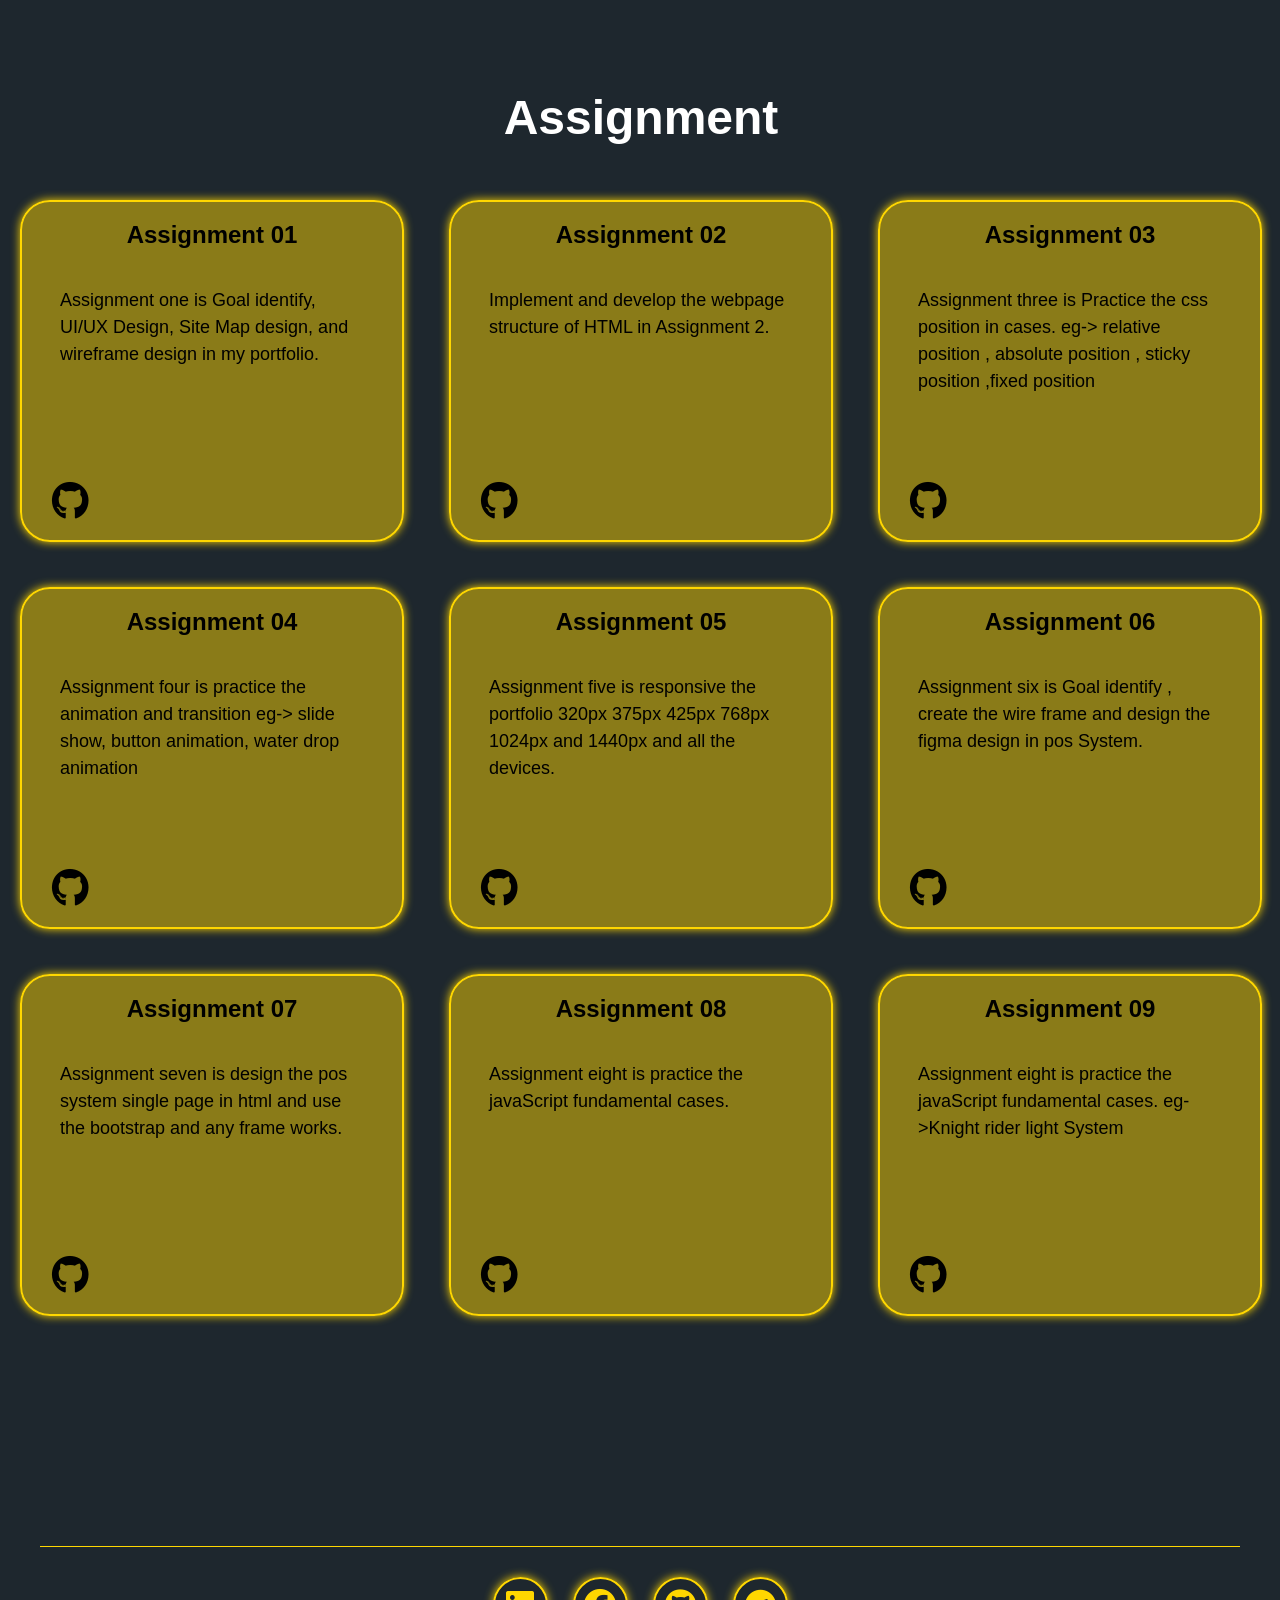
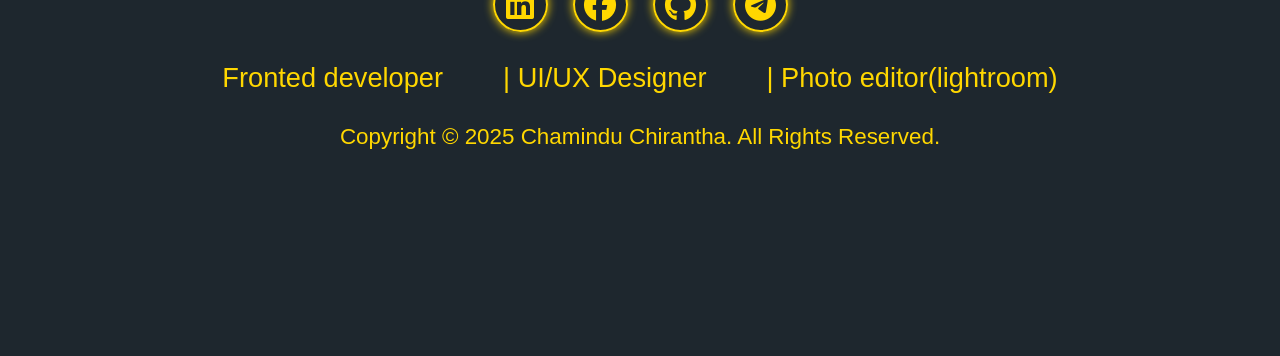
<file: assignment.html>
<!DOCTYPE html>
<html lang="en">
<head>
    <meta charset="UTF-8">
    <title>Assignment</title>
    <meta name="viewport" content="width=device-width, initial-scale=1.0">
    <link rel="stylesheet" href="css/assignmentSection.css">
    <link rel="stylesheet" href="Asset/lib/fontawasome/fontawesome-free-6.7.2-web/css/all.css">
</head>
<body>
<section class="assignment-container">
    <div class="header-assignment">Assignment</div>

    <div class="assignments-card">
        <h2>Assignment 01</h2>
        <p>Assignment one is Goal identify, UI/UX Design, Site Map design, and wireframe design in my portfolio.</p>
        <a href="https://github.com/chaminduchirantha/my-portfolio"><i class="fa-brands fa-github"></i></a>
    </div>

    <div class="assignments-card">
        <h2>Assignment 02</h2>
        <p>Implement and develop the webpage structure of HTML in Assignment 2.</p>
        <a href="https://github.com/chaminduchirantha/my-portfolio"><i class="fa-brands fa-github"></i></a>
    </div>

    <div class="assignments-card">
        <h2>Assignment 03</h2>
        <p> Assignment three is Practice the css position in cases. eg-> relative position , absolute position , sticky position ,fixed position </p>
        <a href="https://github.com/chaminduchirantha/CSS-Assignment01"><i class="fa-brands fa-github"></i></a>
    </div>

    <div class="assignments-card">
        <h2>Assignment 04</h2>
        <p>Assignment four is practice the animation and transition eg-> slide show, button animation, water drop animation </p>
        <a href="https://github.com/chaminduchirantha/CSS-Assignment04"><i class="fa-brands fa-github"></i></a>
    </div>

    <div class="assignments-card">
        <h2>Assignment 05</h2>
        <p>Assignment five is responsive the portfolio 320px 375px 425px 768px 1024px and 1440px and all the devices.</p>
        <a href="https://github.com/chaminduchirantha/my-portfolio"><i class="fa-brands fa-github"></i></a>
    </div>

    <div class="assignments-card">
        <h2>Assignment 06</h2>
        <p>Assignment six is Goal identify , create the wire frame and design the figma design in pos System.</p>
        <a href="https://github.com/chaminduchirantha/pos-system"><i class="fa-brands fa-github"></i></a>
    </div>

    <div class="assignments-card">
        <h2>Assignment 07</h2>
        <p>Assignment seven is design the pos system single page in html and use the bootstrap and any frame works.</p>
        <a href="https://github.com/chaminduchirantha/pos-system"><i class="fa-brands fa-github"></i></a>
    </div>

    <div class="assignments-card">
        <h2>Assignment 08</h2>
        <p>Assignment eight is practice the javaScript fundamental cases. </p>
        <a href="https://github.com/chaminduchirantha/Assignment08-JS"><i class="fa-brands fa-github"></i></a>
    </div>
    <div class="assignments-card">
        <h2>Assignment 09</h2>
        <p>Assignment eight is practice the javaScript fundamental cases. eg->Knight rider light System</p>
        <a href="https://github.com/chaminduchirantha/Assignment09-js"><i class="fa-brands fa-github"></i></a>
    </div>
</section>


<footer class="footer-section">
    <div class="container">
        <hr>
        <div class="social-links">
            <a href="https://www.linkedin.com/in/chamindu-chirantha-1b839531a/"><i class="fa-brands fa-linkedin"></i></a>
            <a href="#"><i class="fa-brands fa-facebook"></i></i></a>
            <a href="https://github.com/chaminduchirantha"><i class="fa-brands fa-github"></i></a>
            <a href="https://t.me/Cha_mindu_Chir_antha"><i class="fa-brands fa-telegram"></i></a>
        </div>

        <div class="detail">
            <p>Fronted developer</p>
            <p>| UI/UX Designer</p>
            <p>| Photo editor(lightroom)</p>
        </div>

        <p class="copyright">Copyright © 2025 Chamindu Chirantha. All Rights Reserved.</p>
    </div>
</footer>

</body>
</html>
</file>
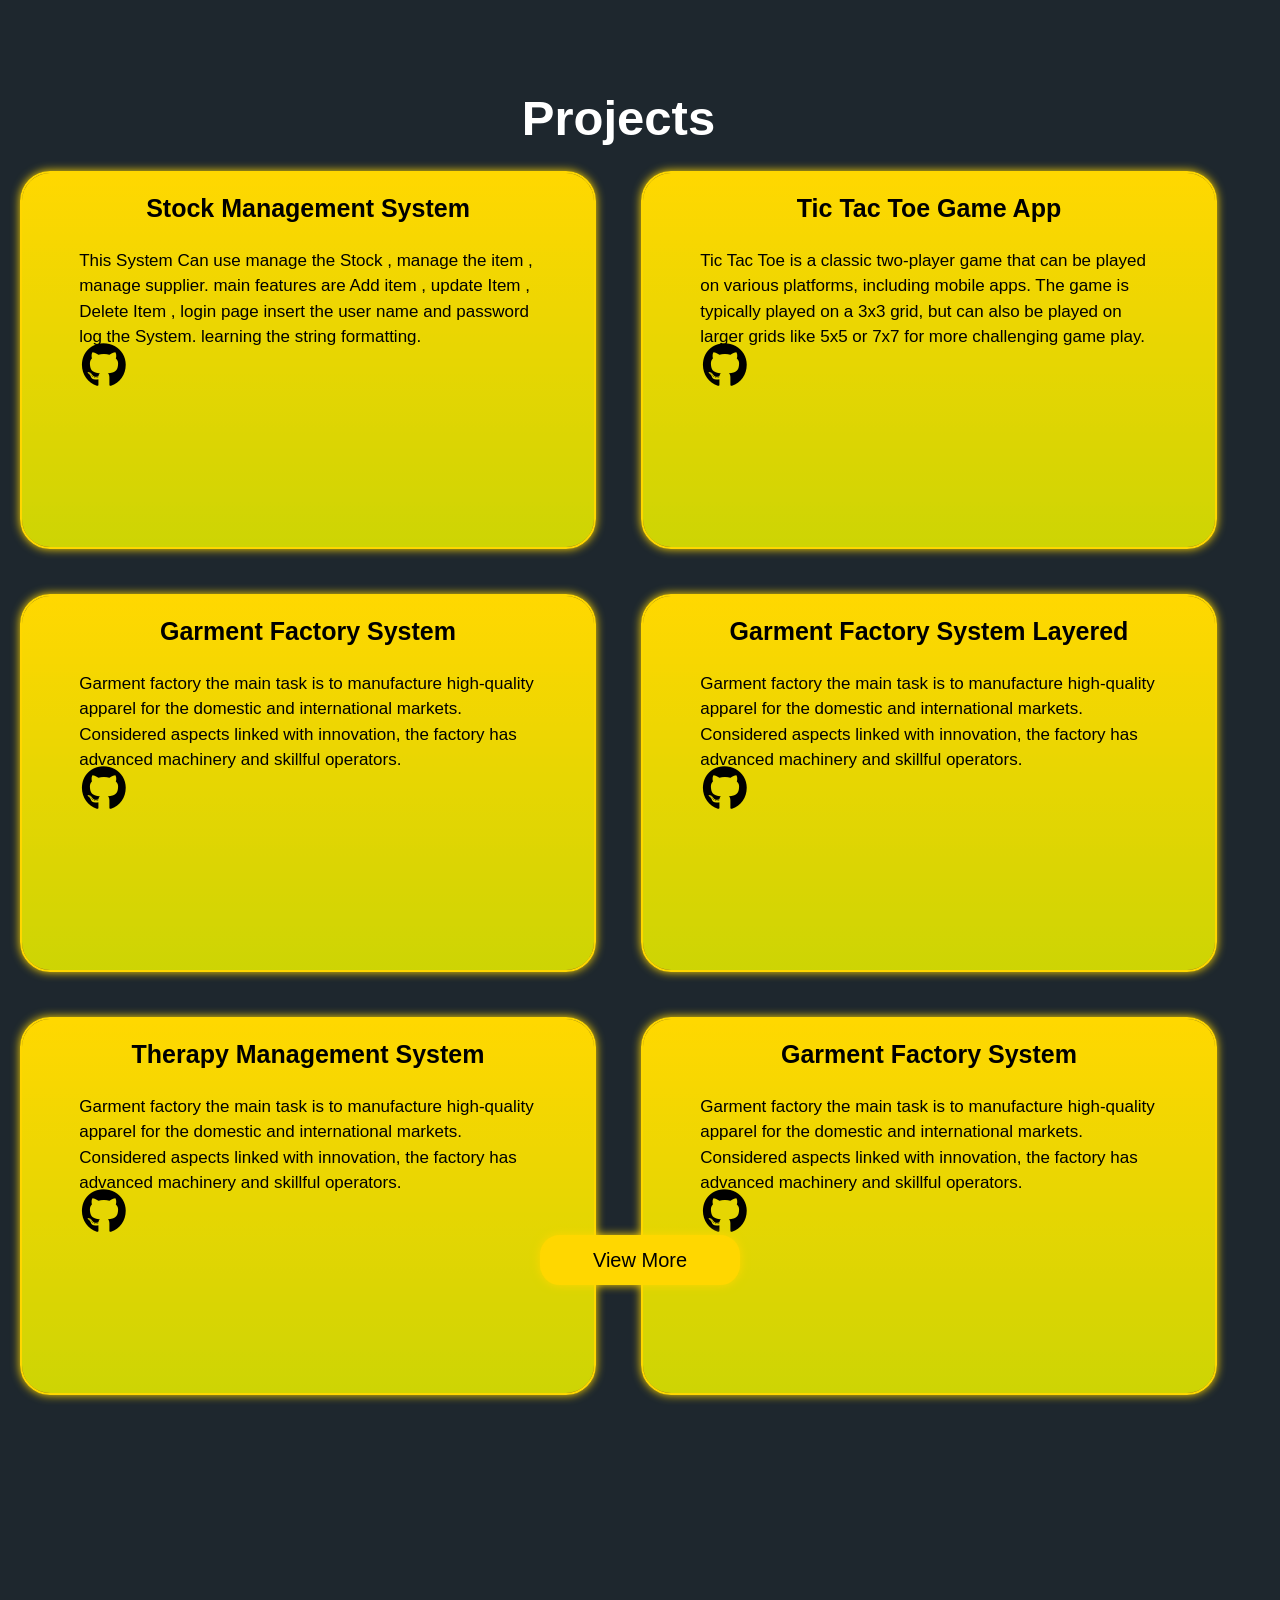
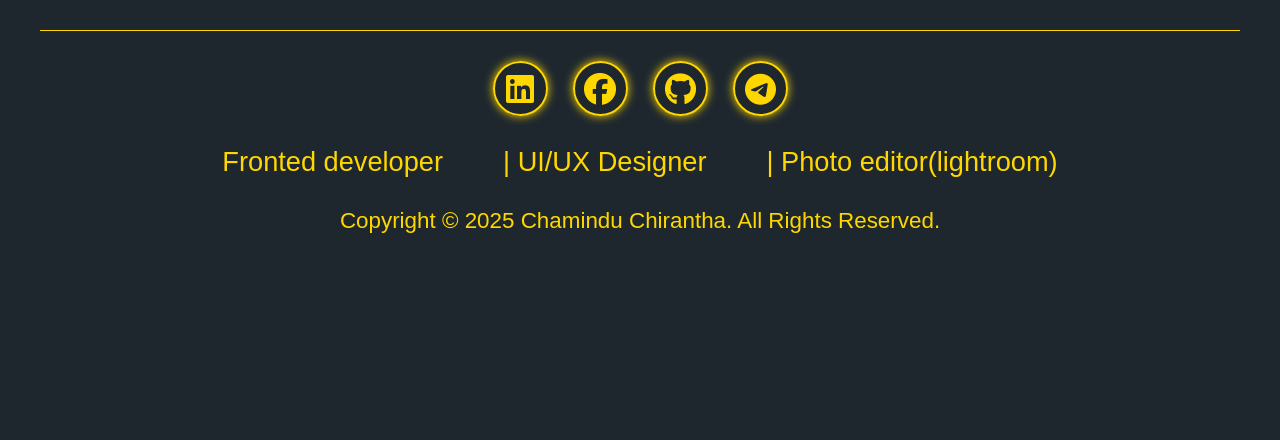
<file: projects.html>
<!DOCTYPE html>
<html lang="en">
<head>
    <meta charset="UTF-8">
    <title>Projects</title>
    <meta name="viewport" content="width=device-width, initial-scale=1.0">
    <link rel="stylesheet" href="/css/projectSection.css">
    <link rel="stylesheet" href="Asset/lib/fontawasome/fontawesome-free-6.7.2-web/css/all.css">
</head>
<body>
<section class="project-section">
    <h1>Projects</h1>

    <div class="project-card">
        <h2>Stock Management System</h2>
        <p>This System Can use manage the Stock , manage the item , manage supplier.  main features are Add item , update Item , Delete Item ,
            login page insert the user name and password log the System.
            learning the string formatting.</p>
        <a href="https://github.com/chaminduchirantha/Stock-Management-SystemGdse-71"><i class="fa-brands fa-github"></i></a>

    </div>

    <div class="project-card">
        <h2>Tic Tac Toe Game App</h2>
        <p>Tic Tac Toe is a classic two-player game that can be played on various platforms, including mobile apps.
            The game is typically played on a 3x3 grid, but can also be played on larger grids like 5x5 or 7x7
            for more challenging game play.</p>
        <a href="https://github.com/chaminduchirantha/Tic-Tac-Toe"><i class="fa-brands fa-github"></i></a>

    </div>

    <div class="project-card">
        <h2>Garment Factory System</h2>
        <p>Garment factory the main task is to manufacture high-quality apparel for the domestic and international markets. Considered aspects linked with innovation, the factory has advanced machinery and skillful operators.</p>
        <a href="https://github.com/chaminduchirantha/Factory_mvc_project"><i class="fa-brands fa-github"></i></a>
    </div>

    <div class="project-card">
        <h2>Garment Factory System Layered</h2>
        <p>Garment factory the main task is to manufacture high-quality apparel for the domestic and international markets. Considered aspects linked with innovation, the factory has advanced machinery and skillful operators.</p>
        <a href="https://github.com/chaminduchirantha/garmentfactory-layerd-"><i class="fa-brands fa-github"></i></a>
    </div>

    <div class="project-card">
        <h2>Therapy Management System</h2>
        <p>Garment factory the main task is to manufacture high-quality apparel for the domestic and international markets. Considered aspects linked with innovation, the factory has advanced machinery and skillful operators.</p>
        <a href="https://github.com/chaminduchirantha/therapy-mangement-System"><i class="fa-brands fa-github"></i></a>
    </div>

    <div class="project-card">
        <h2>Garment Factory System</h2>
        <p>Garment factory the main task is to manufacture high-quality apparel for the domestic and international markets. Considered aspects linked with innovation, the factory has advanced machinery and skillful operators.</p>
        <a href=""><i class="fa-brands fa-github"></i></a>
    </div>

    <div>
        <a href="https://github.com/chaminduchirantha" target="_blank"><button  class="project-button">View More</button></a>
    </div>
</section>

<footer class="footer-section">
    <div class="container">
        <hr>
        <div class="social-links">
            <a href="https://www.linkedin.com/in/chamindu-chirantha-1b839531a/"><i class="fa-brands fa-linkedin"></i></a>
            <a href="#"><i class="fa-brands fa-facebook"></i></i></a>
            <a href="https://github.com/chaminduchirantha"><i class="fa-brands fa-github"></i></a>
            <a href="https://t.me/Cha_mindu_Chir_antha"><i class="fa-brands fa-telegram"></i></a>
        </div>

        <div class="detail">
            <p>Fronted developer</p>
            <p>| UI/UX Designer</p>
            <p>| Photo editor(lightroom)</p>
        </div>

        <p class="copyright">Copyright © 2025 Chamindu Chirantha. All Rights Reserved.</p>
    </div>
</footer>
</body>
</html>
</file>
<file: css/assignmentSection.css>
* {
    margin: 0;
    padding: 0;
    box-sizing: border-box;
    font-family: 'Roboto Condensed', sans-serif;
}

body {
    background-color: rgb(30, 39, 46);
    color: white;
}

.assignment-container {
    max-width: 1200px;
    margin-left: -20px;
    padding: 90px 20px;
    display: grid;
    grid-template-columns: repeat(3, 1fr);
    grid-gap: 5px;
    color: white;
}

.header-assignment {
    font-size: 48px;
    font-weight: bold;
    text-align: center;
    margin-bottom: 30px;
    grid-column: 1 / -1;
}

.assignments-card {
    width: 30vw;
    height: 30vh;
    color: black;
    background: rgba(255, 215, 0, 0.48);
    position: relative;
    top: 0%;
    border: 2px solid gold;
    border-radius: 30px;
    margin: 20px;
    overflow: hidden;
    box-shadow: 0 0 10px gold;
    transition-duration: 0.5s;
    transition-timing-function: ease-in;
    cursor: pointer;
}

.assignments-card:hover {
    transform: scale(0.97);
}

.assignments-card h2 {
    width: 100%;
    line-height: 1.3;
    font-size: 24px;
    position: absolute;
    left: 0%;
    right: 0;
    top: 5%;
    /*bottom: 0;*/
    margin: auto;
    text-align: center;
}

.assignments-card p {
    width: 80%;
    font-size: 18px;
    line-height: 1.5;
    text-align: left;
    font-weight: 500;
    position: absolute;
    top: 25%;
    left: 0;
    right: 0;
    bottom: 0;
    margin: auto;
}

.assignments-card i{
    font-size: 38px;
    position: absolute;
    bottom: 20px;
    left: 30px;
    /*top: 20px;*/
}

.footer-section {
    padding: 40px 20px;
    color:white;
    height:50vh;
    margin-top: 30px;
    position: relative;
    top: 50px;
}

.footer-section .container {
    max-width: 1200px;
    margin: 0px auto;
    text-align: center;

}

.footer-section hr {
    border: none;
    height: 1px;
    background-color: gold;
    margin-bottom: 30px;
}


.social-links {
    display: flex;
    justify-content: center;
    gap: 25px;
    margin-bottom: 30px;
}

.social-links a {
    display: flex;
    align-items: center;
    justify-content: center;
    width: 55px;
    height: 55px;
    /*background-color: white;*/
    border-radius: 50%;
    border: 2px solid gold;
    color: gold;
    font-size: 2.0rem;
    text-decoration: none;
    transition: all 0.3s ease;
    box-shadow: 0 0 10px gold;
}

.social-links a:hover {
    transform: translateY(-5px);
    background-color: gold;
    color: black;
    box-shadow: 0 5px 15px rgba(0, 0, 0, 0.15);
}

.detail {
    display: flex;
    justify-content: center;
    gap: 30px;
    margin-bottom: 30px;
    flex-wrap: wrap;
}

.detail p {
    position: relative;
    margin: 0;
    padding: 0 15px;
    font-size: 1.7rem;
    color: gold;
}


.copyright {
    font-size: 1.4rem;
    margin-top: 20px;
    color: gold;
}

@media (min-width: 651px) and (max-width: 1023px) {

    .footer-section {
        height:70vh;
        position: relative;
        top:700px
    }
    .detail p {
        font-size: 1.2rem;
    }

    .copyright {
        font-size: 1rem;
    }
}

@media (min-width: 376px) and (max-width:650px) {
    .footer-section {
        height: 10vh;
    }

    .social-links {
        gap: 12px;
    }

    .detail p {
        font-size: 1.0rem;
    }

    .social-links a {
        width: 40px;
        height: 40px;
        font-size: 1.2rem;
    }

    .copyright {
        font-size: 0.8rem;
    }
}

@media (min-width: 200px) and (max-width:376px ) {
    .footer-section {
        height: 15vh;
    }

    .social-links {
        gap: 12px;
    }

    .detail p {
        font-size: 1.0rem;
    }

    .social-links a {
        width: 40px;
        height: 40px;
        font-size: 1.2rem;
    }

    .copyright {
        font-size: 0.8rem;
        line-height: 1.6;
    }
}


.assignments-card a{
    text-decoration: none;
    color: black;
}

@media (min-width: 1251px) and (max-width: 1500px){
    .assignment-container {
        grid-template-columns: repeat(3, 1fr);
    }

    .assignments-card {
        width: 30vw;
        height: 38vh;
    }

}


@media (min-width: 1024px) and (max-width: 1250px){
    .assignment-container {
        grid-template-columns: repeat(2, 1fr);
    }

    .assignments-card {
        width: 45vw;
        height: 34vh;
    }

}

@media (min-width: 651px) and (max-width: 1023px) {
    .assignment-container {
        height: 190vh;
        grid-template-columns: repeat(2, 1fr);
        /*overflow-x: hidden;*/
    }

    .assignments-card {
        width: 45vw;
        height: 40vh;
    }
}


@media (min-width: 379px) and (max-width: 650px) {
    .assignment-container {
        grid-template-columns: repeat(1, 1fr);

    }

    .assignments-card {
        width: 90vw;
        height: 40vh;
    }

    .assignments-card .header-assignment{
        font-size: 35px;
    }

}

@media (min-width: 320px) and (max-width: 378px) {
    .assignment-container {
        grid-template-columns: 1fr;
        padding: 60px 10px;
        overflow-x: hidden;
    }
    .assignment-container .header-assignment{
        font-size: 30px;
    }

    .assignments-card {
        width: 90vw;
        height: 45vh;
        margin-left: 25px;
    }

    .assignments-card h2{
        font-size: 22px;
    }
    .project-card p{
        font-size: 15px;
    }

    .project-button{
        font-size: 16px;
        width: 150px;
        position: absolute;
        top: 2050px;
    }

    .project-card i{
        font-size: 35px;
        position: absolute;
        top: 220px;
        left: 220px;
    }
}
</file>
<file: css/projectSection.css>
*{
    margin:0;
    padding:0;
    box-sizing:border-box;
    font-family: "Open Sans", sans-serif;
}

body{
    background-color: #1e272e;
    color: white;
    overflow-x: hidden;
}

.project-section h1{
    font-size: 55px;
    color: white;
    grid-column: 1/-1;
    text-align: center;
    align-self: center;
}

.project-section{
    max-width: 1200px;
    margin-left: -20px;
    padding: 90px 20px;
    display: grid;
    grid-template-columns: repeat(3, 1fr);
    grid-gap: 5px;
    color: black;
}

.project-card{
    width: 30vw;
    height: 45vh;
    background-color: rgba(255, 215, 0, 0.48);
    position: relative;
    top: 0%;
    border: 2px solid gold;
    border-radius: 30px;
    margin: 20px;
    overflow: hidden;
    box-shadow: 0 0 10px gold;
    transition-duration: 0.5s;
    transition-timing-function: ease-in;
    cursor: pointer;
}

.project-card:hover{
    transform: scale(0.97);
}

.project-card i{
    font-size: 40px;
    position: absolute;
    left: 60px;
    right: 0;
    bottom: 0;
    margin: auto;
    top: 250px;
    color: black;
    text-decoration: none;
    transition-duration: 800ms;
}

.project-card i:hover{
    transform: scale(0.97);
}

.project-card p{
    width: 80%;
    font-size: 18px;
    line-height: 1.5;
    text-align: left;
    font-weight: 500;
    position: absolute;
    top: 20%;
    left: 0;
    right: 0;
    bottom: 0;
    margin: auto;
}

.project-card h2{
    width: 100%;
    line-height: 1.3;
    font-size: 24px;
    position: absolute;
    left: 0%;
    right: 0;
    top: 5%;
    /*bottom: 0;*/
    margin: auto;
    text-align: center;
}

.project-card::before{
    content: "";
    position: absolute;
    width: 200%;
    background-image: linear-gradient(gold, rgba(159, 255, 0, 0.78));
    box-shadow: 0 0 10px gold;
    height: 130%;
    z-index: -200;
    border-radius: 1px;
    animation: border 12s linear infinite;
}

@keyframes border {
    from{
        transform: translateX(-100%);
    }
    to{
        transform: translateX(100%);
        box-shadow: 0 0 10px gold;
    }
}

.project-button{
    width: 200px;
    height: 50px;
    background-color: gold;
    font-size: 20px;
    border-radius: 20px;
    cursor: pointer;
    position: absolute;
    left: 0;
    right: 0;
    bottom: 0;
    top: 900px;
    margin: auto;
    border: 2px solid gold;
    box-shadow: 0px 0 10px gold;
    transition-duration: 2.5s;
}

.footer-section {
    padding: 40px 20px;
    color:white;
    height:50vh;
    margin-top: 30px;
    position: relative;
    top: 50px;
}

.footer-section .container {
    max-width: 1200px;
    margin: 0px auto;
    text-align: center;

}

.footer-section hr {
    border: none;
    height: 1px;
    background-color: gold;
    margin-bottom: 30px;
}


.social-links {
    display: flex;
    justify-content: center;
    gap: 25px;
    margin-bottom: 30px;
}

.social-links a {
    display: flex;
    align-items: center;
    justify-content: center;
    width: 55px;
    height: 55px;
    /*background-color: white;*/
    border-radius: 50%;
    border: 2px solid gold;
    color: gold;
    font-size: 2.0rem;
    text-decoration: none;
    transition: all 0.3s ease;
    box-shadow: 0 0 10px gold;
}

.social-links a:hover {
    transform: translateY(-5px);
    background-color: gold;
    color: black;
    box-shadow: 0 5px 15px rgba(0, 0, 0, 0.15);
}

.detail {
    display: flex;
    justify-content: center;
    gap: 30px;
    margin-bottom: 30px;
    flex-wrap: wrap;
}

.detail p {
    position: relative;
    margin: 0;
    padding: 0 15px;
    font-size: 1.7rem;
    color: gold;
}


.copyright {
    font-size: 1.4rem;
    margin-top: 20px;
    color: gold;
}

@media (min-width: 651px) and (max-width: 1023px) {

    .footer-section {
        height:1vh;
    }
    .detail p {
        font-size: 1.2rem;
    }

    .copyright {
        font-size: 1rem;
    }
}

@media (min-width: 376px) and (max-width:650px) {
    .footer-section {
        height: 10vh;
    }

    .social-links {
        gap: 12px;
    }

    .detail p {
        font-size: 1.0rem;
    }

    .social-links a {
        width: 40px;
        height: 40px;
        font-size: 1.2rem;
    }

    .copyright {
        font-size: 0.8rem;
    }
}

@media (min-width: 200px) and (max-width:376px ) {
    .footer-section {
        height: 15vh;
    }

    .social-links {
        gap: 12px;
    }

    .detail p {
        font-size: 1.0rem;
    }

    .social-links a {
        width: 40px;
        height: 40px;
        font-size: 1.2rem;
    }

    .copyright {
        font-size: 0.8rem;
        line-height: 1.6;
    }
}



.project-button:hover{
    transform: scale(0.90);
}

@media (min-width: 1251px) and (max-width: 1497px){
    .project-section {
        grid-template-columns: repeat(2, 1fr);
        /*overflow-x: hidden;*/
    }

    .project-card {
        width: 45vw;
        height: 42vh;
    }

    .project-section h1{
        font-size: 49px;
    }

    .project-card h2{
        font-size: 25px;
    }
    .project-card p{
        font-size: 17px;
    }

    .project-card i{
        font-size: 45px;
        position: absolute;
        top: 170px;
    }

    .project-button{
        position: absolute;
        top: 1260px;
    }
}

@media (min-width: 1024px) and (max-width: 1250px){
    .project-section {
        grid-template-columns: repeat(2, 1fr);
        overflow-x: hidden;
    }

    .project-card {
        width: 45vw;
        height: 50vh;
    }

    .project-section h1{
        font-size: 39px;
    }

    .project-card h2{
        font-size: 25px;
    }
    .project-card p{
        font-size: 17px;
    }

    .project-card i{
        font-size: 40px;
        position: absolute;
        top: 220px;
    }

    .project-button{
        position: absolute;
        top: 1260px;
    }
}



@media (min-width: 651px) and (max-width: 1023px) {
    .project-section {
        grid-template-columns: repeat(2, 1fr);
        overflow-x: hidden;
    }

    .project-card {
        width: 45vw;
        height: 50vh;
    }

    .project-card h2{
        font-size: 22px;
    }
    .project-card p{
        width: 90%;
        font-size: 17px;
        top: 80px;
    }

    .project-card i{
        font-size: 40px;
        position: absolute;
        top: 240px;
        left: 20px;
    }

    .project-button{
        position: absolute;
        top: 1280px;
    }
}

@media (min-width: 379px) and (max-width: 650px) {
    .project-section {
        grid-template-columns: 1fr;
        overflow-x: hidden;
    }

    .project-card {
        width: 90vw;
        height: 46vh;
    }

    .project-section h1{
        font-size: 35px;
    }

    .project-card h2{
        font-size: 23px;
    }
    .project-card p{
        width: 90%;
        font-size: 17px;
    }

    .project-button{
        position: absolute;
        top: 2140px;
    }
    .project-card i{
        font-size: 40px;
        position: absolute;
        top: 220px;
        left: 15px;
    }
}

@media (min-width: 320px) and (max-width: 378px) {
    .project-section {
        grid-template-columns: 1fr;
        padding: 60px 10px;
        overflow-x: hidden;
    }
    .project-section h1{
        font-size: 30px;
    }

    .project-card {
        width: 90vw;
        height: 45vh;
        margin-left: 25px;
    }

    .project-card h2{
        font-size: 17px;
    }
    .project-card p{
        font-size: 15px;
    }

    .project-button{
        font-size: 16px;
        width: 150px;
        position: absolute;
        top: 2050px;
    }

    .project-card i{
        font-size: 35px;
        position: absolute;
        top: 220px;
        left: 220px;
    }
}
</file>
